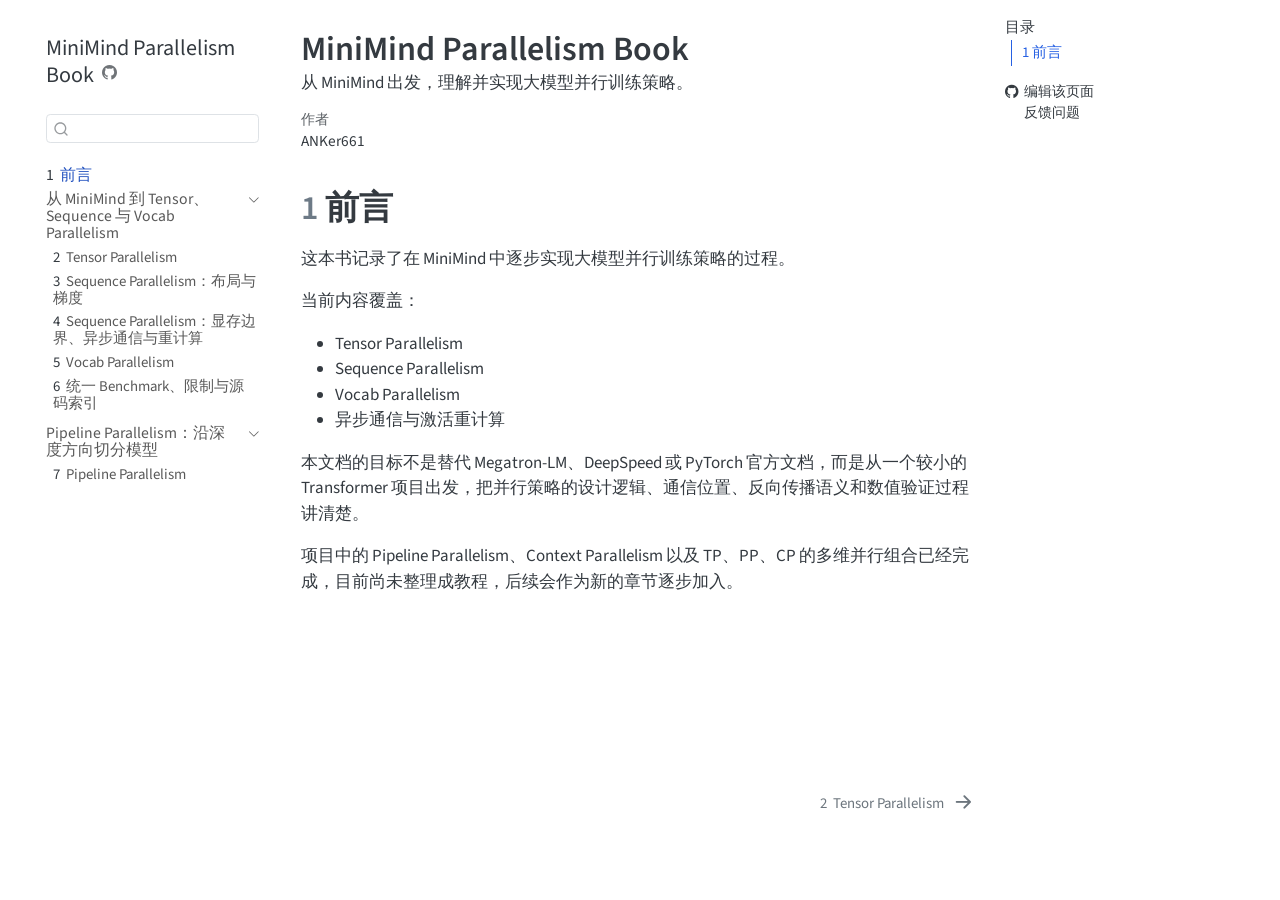
<file: index.html>
<!DOCTYPE html>
<html xmlns="http://www.w3.org/1999/xhtml" lang="zh-Hans" xml:lang="zh-Hans"><head>

<meta charset="utf-8">
<meta name="generator" content="quarto-1.10.18">

<meta name="viewport" content="width=device-width, initial-scale=1.0, user-scalable=yes">

<meta name="author" content="ANKer661">
<meta name="description" content="从 MiniMind 出发，理解并实现大模型并行训练策略。">

<title>MiniMind Parallelism Book</title>
<style>
/* Default styles provided by pandoc.
** See https://pandoc.org/MANUAL.html#variables-for-html for config info.
*/
span.smallcaps{font-variant: small-caps;}
div.columns{display: flex; gap: 1.5em;}
div.column{flex: auto;}
@media screen {
div.columns{gap: min(4vw, 1.5em);}
div.column{overflow-x: auto;}
}
div.hanging-indent{margin-left: 1.5em; text-indent: -1.5em;}
ul.task-list{list-style: none;}
ul.task-list li input[type="checkbox"] {
  width: 0.8em;
  margin: 0 0.8em 0.2em -1em; /* quarto-specific, see https://github.com/quarto-dev/quarto-cli/issues/4556 */ 
  vertical-align: middle;
}
</style>


<script src="site_libs/quarto-nav/quarto-nav.js"></script>
<script src="site_libs/quarto-nav/headroom.min.js"></script>
<script src="site_libs/clipboard/clipboard.min.js"></script>
<script src="site_libs/quarto-search/autocomplete.umd.js"></script>
<script src="site_libs/quarto-search/fuse.min.js"></script>
<script src="site_libs/quarto-search/quarto-search.js"></script>
<meta name="quarto:offset" content="./">
<link href="./src/tensor_parallel.html" rel="next">
<script src="site_libs/quarto-html/quarto.js" type="module"></script>
<script src="site_libs/quarto-html/tabsets/tabsets.js" type="module"></script>
<script src="site_libs/quarto-html/popper.min.js"></script>
<script src="site_libs/quarto-html/tippy.umd.min.js"></script>
<script src="site_libs/quarto-html/anchor.min.js"></script>
<link href="site_libs/quarto-html/tippy.css" rel="stylesheet">
<link href="site_libs/quarto-html/quarto-syntax-highlighting-eec68b17241c1efd3eae2de50d816e3e.css" rel="stylesheet" id="quarto-text-highlighting-styles">
<script src="site_libs/bootstrap/bootstrap.min.js"></script>
<link href="site_libs/bootstrap/bootstrap-icons.css" rel="stylesheet">
<link href="site_libs/bootstrap/bootstrap-42475cc871a164018e18d65480d471d9.min.css" rel="stylesheet" append-hash="true" id="quarto-bootstrap" data-mode="light">
<script id="quarto-search-options" type="application/json">{
  "location": "sidebar",
  "copy-button": false,
  "collapse-after": 3,
  "panel-placement": "start",
  "type": "textbox",
  "limit": 50,
  "keyboard-shortcut": [
    "f",
    "/",
    "s"
  ],
  "show-item-context": false,
  "language": {
    "search-no-results-text": "没有结果",
    "search-matching-documents-text": "匹配的文档",
    "search-copy-link-title": "复制搜索链接",
    "search-hide-matches-text": "隐藏其它匹配结果",
    "search-more-match-text": "更多匹配结果",
    "search-more-matches-text": "更多匹配结果",
    "search-clear-button-title": "清除",
    "search-text-placeholder": "",
    "search-detached-cancel-button-title": "取消",
    "search-submit-button-title": "提交",
    "search-label": "搜索"
  }
}</script>


<link rel="stylesheet" href="styles.css">
</head>

<body class="nav-sidebar floating quarto-light">

<div id="quarto-search-results"></div>
  <header id="quarto-header" class="headroom fixed-top">
  <nav class="quarto-secondary-nav">
    <div class="container-fluid d-flex">
      <button type="button" class="quarto-btn-toggle btn" data-bs-toggle="collapse" role="button" data-bs-target=".quarto-sidebar-collapse-item" aria-controls="quarto-sidebar" aria-expanded="false" aria-label="展开或折叠侧边栏导航" onclick="if (window.quartoToggleHeadroom) { window.quartoToggleHeadroom(); }">
        <i class="bi bi-layout-text-sidebar-reverse"></i>
      </button>
        <nav class="quarto-page-breadcrumbs" aria-label="breadcrumb"><ol class="breadcrumb"><li class="breadcrumb-item"><a href="./index.html"><span class="chapter-number">1</span>&nbsp; <span class="chapter-title">前言</span></a></li></ol></nav>
        <a class="flex-grow-1" role="navigation" data-bs-toggle="collapse" data-bs-target=".quarto-sidebar-collapse-item" aria-controls="quarto-sidebar" aria-expanded="false" aria-label="展开或折叠侧边栏导航" onclick="if (window.quartoToggleHeadroom) { window.quartoToggleHeadroom(); }">      
        </a>
      <button type="button" class="btn quarto-search-button" aria-label="搜索" onclick="window.quartoOpenSearch();">
        <i class="bi bi-search"></i>
      </button>
    </div>
  </nav>
</header>
<!-- content -->
<div id="quarto-content" class="quarto-container page-columns page-rows-contents page-layout-article">
<!-- sidebar -->
  <nav id="quarto-sidebar" class="sidebar collapse collapse-horizontal quarto-sidebar-collapse-item sidebar-navigation floating overflow-auto">
    <div class="pt-lg-2 mt-2 text-left sidebar-header">
    <div class="sidebar-title mb-0 py-0">
      <a href="./">MiniMind Parallelism Book</a> 
        <div class="sidebar-tools-main">
    <a href="https://github.com/ANKer661/minimind-tron/tree/main/book/" title="源代码" class="quarto-navigation-tool px-1" aria-label="源代码"><i class="bi bi-github"></i></a>
</div>
    </div>
      </div>
        <div class="mt-2 flex-shrink-0 align-items-center">
        <div class="sidebar-search">
        <div id="quarto-search" class="" title="搜索"></div>
        </div>
        </div>
    <div class="sidebar-menu-container"> 
    <ul class="list-unstyled mt-1">
        <li class="sidebar-item">
  <div class="sidebar-item-container"> 
  <a href="./index.html" class="sidebar-item-text sidebar-link active">
 <span class="menu-text"><span class="chapter-number">1</span>&nbsp; <span class="chapter-title">前言</span></span></a>
  </div>
</li>
        <li class="sidebar-item sidebar-item-section">
      <div class="sidebar-item-container"> 
            <a class="sidebar-item-text sidebar-link text-start" data-bs-toggle="collapse" data-bs-target="#quarto-sidebar-section-1" role="navigation" aria-expanded="true">
 <span class="menu-text">从 MiniMind 到 Tensor、Sequence 与 Vocab Parallelism</span></a>
          <a class="sidebar-item-toggle text-start" data-bs-toggle="collapse" data-bs-target="#quarto-sidebar-section-1" role="navigation" aria-expanded="true" aria-label="展开或折叠此栏">
            <i class="bi bi-chevron-right ms-2"></i>
          </a> 
      </div>
      <ul id="quarto-sidebar-section-1" class="collapse list-unstyled sidebar-section depth1 show">  
          <li class="sidebar-item">
  <div class="sidebar-item-container"> 
  <a href="./src/tensor_parallel.html" class="sidebar-item-text sidebar-link">
 <span class="menu-text"><span class="chapter-number">2</span>&nbsp; <span class="chapter-title">Tensor Parallelism</span></span></a>
  </div>
</li>
          <li class="sidebar-item">
  <div class="sidebar-item-container"> 
  <a href="./src/sequence_parallel.html" class="sidebar-item-text sidebar-link">
 <span class="menu-text"><span class="chapter-number">3</span>&nbsp; <span class="chapter-title">Sequence Parallelism：布局与梯度</span></span></a>
  </div>
</li>
          <li class="sidebar-item">
  <div class="sidebar-item-container"> 
  <a href="./src/sequence_parallel_optimization.html" class="sidebar-item-text sidebar-link">
 <span class="menu-text"><span class="chapter-number">4</span>&nbsp; <span class="chapter-title">Sequence Parallelism：显存边界、异步通信与重计算</span></span></a>
  </div>
</li>
          <li class="sidebar-item">
  <div class="sidebar-item-container"> 
  <a href="./src/vocab_parallel.html" class="sidebar-item-text sidebar-link">
 <span class="menu-text"><span class="chapter-number">5</span>&nbsp; <span class="chapter-title">Vocab Parallelism</span></span></a>
  </div>
</li>
          <li class="sidebar-item">
  <div class="sidebar-item-container"> 
  <a href="./src/unified_benchmark.html" class="sidebar-item-text sidebar-link">
 <span class="menu-text"><span class="chapter-number">6</span>&nbsp; <span class="chapter-title">统一 Benchmark、限制与源码索引</span></span></a>
  </div>
</li>
      </ul>
  </li>
        <li class="sidebar-item sidebar-item-section">
      <div class="sidebar-item-container"> 
            <a class="sidebar-item-text sidebar-link text-start" data-bs-toggle="collapse" data-bs-target="#quarto-sidebar-section-2" role="navigation" aria-expanded="true">
 <span class="menu-text">Pipeline Parallelism：沿深度方向切分模型</span></a>
          <a class="sidebar-item-toggle text-start" data-bs-toggle="collapse" data-bs-target="#quarto-sidebar-section-2" role="navigation" aria-expanded="true" aria-label="展开或折叠此栏">
            <i class="bi bi-chevron-right ms-2"></i>
          </a> 
      </div>
      <ul id="quarto-sidebar-section-2" class="collapse list-unstyled sidebar-section depth1 show">  
          <li class="sidebar-item">
  <div class="sidebar-item-container"> 
  <a href="./src/pipeline_parallel.html" class="sidebar-item-text sidebar-link">
 <span class="menu-text"><span class="chapter-number">7</span>&nbsp; <span class="chapter-title">Pipeline Parallelism</span></span></a>
  </div>
</li>
      </ul>
  </li>
    </ul>
    </div>
</nav>
<div id="quarto-sidebar-glass" class="quarto-sidebar-collapse-item" data-bs-toggle="collapse" data-bs-target=".quarto-sidebar-collapse-item"></div>
<!-- margin-sidebar -->
    <div id="quarto-margin-sidebar" class="sidebar margin-sidebar">
        <nav id="TOC" role="doc-toc" class="toc-active">
    <h2 id="toc-title">目录</h2>
   
  <ul>
  <li><a href="#前言" id="toc-前言" class="nav-link active" data-scroll-target="#前言"><span class="header-section-number">1</span> 前言</a></li>
  </ul>
<div class="toc-actions"><ul><li><a href="https://github.com/ANKer661/minimind-tron/edit/main/book/index.qmd" class="toc-action"><i class="bi bi-github"></i>编辑该页面</a></li><li><a href="https://github.com/ANKer661/minimind-tron/issues/new" class="toc-action"><i class="bi empty"></i>反馈问题</a></li></ul></div></nav>
    </div>
<!-- main -->
<main class="content" id="quarto-document-content">

<header id="title-block-header" class="quarto-title-block default">
<div class="quarto-title">
<h1 class="title">MiniMind Parallelism Book</h1>
</div>

<div>
  <div class="description">
    从 MiniMind 出发，理解并实现大模型并行训练策略。
  </div>
</div>


<div class="quarto-title-meta">

    <div>
    <div class="quarto-title-meta-heading">作者</div>
    <div class="quarto-title-meta-contents">
             <p>ANKer661 </p>
          </div>
  </div>
    
  
    
  </div>
  


</header>


<section id="前言" class="level1" data-number="1">
<h1 data-number="1"><span class="header-section-number">1</span> 前言</h1>
<p>这本书记录了在 MiniMind 中逐步实现大模型并行训练策略的过程。</p>
<p>当前内容覆盖：</p>
<ul>
<li>Tensor Parallelism</li>
<li>Sequence Parallelism</li>
<li>Vocab Parallelism</li>
<li>异步通信与激活重计算</li>
</ul>
<p>本文档的目标不是替代 Megatron-LM、DeepSpeed 或 PyTorch 官方文档，而是从一个较小的 Transformer 项目出发，把并行策略的设计逻辑、通信位置、反向传播语义和数值验证过程讲清楚。</p>
<p>项目中的 Pipeline Parallelism、Context Parallelism 以及 TP、PP、CP 的多维并行组合已经完成，目前尚未整理成教程，后续会作为新的章节逐步加入。</p>


</section>

</main> <!-- /main -->
<script id="quarto-html-after-body" type="application/javascript">
  window.document.addEventListener("DOMContentLoaded", function (event) {
    const icon = "";
    const anchorJS = new window.AnchorJS();
    anchorJS.options = {
      placement: 'right',
      icon: icon
    };
    anchorJS.add('.anchored');
    const isCodeAnnotation = (el) => {
      for (const clz of el.classList) {
        if (clz.startsWith('code-annotation-')) {                     
          return true;
        }
      }
      return false;
    }
    const onCopySuccess = function(e) {
      // button target
      const button = e.trigger;
      // don't keep focus
      button.blur();
      // flash "checked"
      button.classList.add('code-copy-button-checked');
      var currentTitle = button.getAttribute("title");
      button.setAttribute("title", "已复制");
      let tooltip;
      if (window.bootstrap) {
        button.setAttribute("data-bs-toggle", "tooltip");
        button.setAttribute("data-bs-placement", "left");
        button.setAttribute("data-bs-title", "已复制");
        tooltip = new bootstrap.Tooltip(button, 
          { trigger: "manual", 
            customClass: "code-copy-button-tooltip",
            offset: [0, -8]});
        tooltip.show();    
      }
      setTimeout(function() {
        if (tooltip) {
          tooltip.hide();
          button.removeAttribute("data-bs-title");
          button.removeAttribute("data-bs-toggle");
          button.removeAttribute("data-bs-placement");
        }
        button.setAttribute("title", currentTitle);
        button.classList.remove('code-copy-button-checked');
      }, 1000);
      // clear code selection
      e.clearSelection();
    }
    const getTextToCopy = function(trigger) {
      const outerScaffold = trigger.parentElement.cloneNode(true);
      const codeEl = outerScaffold.querySelector('code');
      for (const childEl of codeEl.children) {
        if (isCodeAnnotation(childEl)) {
          childEl.remove();
        }
      }
      return codeEl.innerText;
    }
    const clipboard = new window.ClipboardJS('.code-copy-button:not([data-in-quarto-modal])', {
      text: getTextToCopy
    });
    clipboard.on('success', onCopySuccess);
    if (window.document.getElementById('quarto-embedded-source-code-modal')) {
      const clipboardModal = new window.ClipboardJS('.code-copy-button[data-in-quarto-modal]', {
        text: getTextToCopy,
        container: window.document.getElementById('quarto-embedded-source-code-modal')
      });
      clipboardModal.on('success', onCopySuccess);
    }
      var localhostRegex = new RegExp(/^(?:http|https):\/\/localhost\:?[0-9]*\//);
      var mailtoRegex = new RegExp(/^mailto:/);
        var filterRegex = new RegExp('/' + window.location.host + '/');
      var isInternal = (href) => {
          return filterRegex.test(href) || localhostRegex.test(href) || mailtoRegex.test(href);
      }
      // Inspect non-navigation links and adorn them if external
     var links = window.document.querySelectorAll('a[href]:not(.nav-link):not(.navbar-brand):not(.toc-action):not(.sidebar-link):not(.sidebar-item-toggle):not(.pagination-link):not(.no-external):not([aria-hidden]):not(.dropdown-item):not(.quarto-navigation-tool):not(.about-link)');
      for (var i=0; i<links.length; i++) {
        const link = links[i];
        if (!isInternal(link.href)) {
          // undo the damage that might have been done by quarto-nav.js in the case of
          // links that we want to consider external
          if (link.dataset.originalHref !== undefined) {
            link.href = link.dataset.originalHref;
          }
        }
      }
    function tippyHover(el, contentFn, onTriggerFn, onUntriggerFn) {
      const config = {
        allowHTML: true,
        maxWidth: 500,
        delay: 100,
        arrow: false,
        appendTo: function(el) {
            return el.parentElement;
        },
        interactive: true,
        interactiveBorder: 10,
        theme: 'quarto',
        placement: 'bottom-start',
      };
      if (contentFn) {
        config.content = contentFn;
      }
      if (onTriggerFn) {
        config.onTrigger = onTriggerFn;
      }
      if (onUntriggerFn) {
        config.onUntrigger = onUntriggerFn;
      }
      window.tippy(el, config); 
    }
    const noterefs = window.document.querySelectorAll('a[role="doc-noteref"]');
    for (var i=0; i<noterefs.length; i++) {
      const ref = noterefs[i];
      tippyHover(ref, function() {
        // use id or data attribute instead here
        let href = ref.getAttribute('data-footnote-href') || ref.getAttribute('href');
        try { href = new URL(href).hash; } catch {}
        const id = href.replace(/^#\/?/, "");
        const note = window.document.getElementById(id);
        if (note) {
          return note.innerHTML;
        } else {
          return "";
        }
      });
    }
    const xrefs = window.document.querySelectorAll('a.quarto-xref');
    const processXRef = (id, note) => {
      // Strip column container classes
      const stripColumnClz = (el) => {
        el.classList.remove("page-full", "page-columns");
        if (el.children) {
          for (const child of el.children) {
            stripColumnClz(child);
          }
        }
      }
      stripColumnClz(note)
      if (id === null || id.startsWith('sec-')) {
        // Special case sections, only their first couple elements
        const container = document.createElement("div");
        if (note.children && note.children.length > 2) {
          container.appendChild(note.children[0].cloneNode(true));
          for (let i = 1; i < note.children.length; i++) {
            const child = note.children[i];
            if (child.tagName === "P" && child.innerText === "") {
              continue;
            } else {
              container.appendChild(child.cloneNode(true));
              break;
            }
          }
          if (window.Quarto?.typesetMath) {
            window.Quarto.typesetMath(container);
          }
          return container.innerHTML
        } else {
          if (window.Quarto?.typesetMath) {
            window.Quarto.typesetMath(note);
          }
          return note.innerHTML;
        }
      } else {
        // Remove any anchor links if they are present
        const anchorLink = note.querySelector('a.anchorjs-link');
        if (anchorLink) {
          anchorLink.remove();
        }
        if (window.Quarto?.typesetMath) {
          window.Quarto.typesetMath(note);
        }
        if (note.classList.contains("callout")) {
          return note.outerHTML;
        } else {
          return note.innerHTML;
        }
      }
    }
    for (var i=0; i<xrefs.length; i++) {
      const xref = xrefs[i];
      tippyHover(xref, undefined, function(instance) {
        instance.disable();
        let url = xref.getAttribute('href');
        let hash = undefined; 
        if (url.startsWith('#')) {
          hash = url;
        } else {
          try { hash = new URL(url).hash; } catch {}
        }
        if (hash) {
          const id = hash.replace(/^#\/?/, "");
          const note = window.document.getElementById(id);
          if (note !== null) {
            try {
              const html = processXRef(id, note.cloneNode(true));
              instance.setContent(html);
            } finally {
              instance.enable();
              instance.show();
            }
          } else {
            // See if we can fetch this
            fetch(url.split('#')[0])
            .then(res => res.text())
            .then(html => {
              const parser = new DOMParser();
              const htmlDoc = parser.parseFromString(html, "text/html");
              const note = htmlDoc.getElementById(id);
              if (note !== null) {
                const html = processXRef(id, note);
                instance.setContent(html);
              } 
            }).finally(() => {
              instance.enable();
              instance.show();
            });
          }
        } else {
          // See if we can fetch a full url (with no hash to target)
          // This is a special case and we should probably do some content thinning / targeting
          fetch(url)
          .then(res => res.text())
          .then(html => {
            const parser = new DOMParser();
            const htmlDoc = parser.parseFromString(html, "text/html");
            const note = htmlDoc.querySelector('main.content');
            if (note !== null) {
              // This should only happen for chapter cross references
              // (since there is no id in the URL)
              // remove the first header
              if (note.children.length > 0 && note.children[0].tagName === "HEADER") {
                note.children[0].remove();
              }
              const html = processXRef(null, note);
              instance.setContent(html);
            } 
          }).finally(() => {
            instance.enable();
            instance.show();
          });
        }
      }, function(instance) {
      });
    }
        let selectedAnnoteEl;
        const selectorForAnnotation = ( cell, annotation) => {
          let cellAttr = 'data-code-cell="' + cell + '"';
          let lineAttr = 'data-code-annotation="' +  annotation + '"';
          const selector = 'span[' + cellAttr + '][' + lineAttr + ']';
          return selector;
        }
        const selectCodeLines = (annoteEl) => {
          const doc = window.document;
          const targetCell = annoteEl.getAttribute("data-target-cell");
          const targetAnnotation = annoteEl.getAttribute("data-target-annotation");
          const annoteSpan = window.document.querySelector(selectorForAnnotation(targetCell, targetAnnotation));
          const lines = annoteSpan.getAttribute("data-code-lines").split(",");
          const lineIds = lines.map((line) => {
            return targetCell + "-" + line;
          })
          let top = null;
          let height = null;
          let parent = null;
          if (lineIds.length > 0) {
              //compute the position of the single el (top and bottom and make a div)
              const el = window.document.getElementById(lineIds[0]);
              top = el.offsetTop;
              height = el.offsetHeight;
              parent = el.parentElement.parentElement;
            if (lineIds.length > 1) {
              const lastEl = window.document.getElementById(lineIds[lineIds.length - 1]);
              const bottom = lastEl.offsetTop + lastEl.offsetHeight;
              height = bottom - top;
            }
            if (top !== null && height !== null && parent !== null) {
              // cook up a div (if necessary) and position it 
              let div = window.document.getElementById("code-annotation-line-highlight");
              if (div === null) {
                div = window.document.createElement("div");
                div.setAttribute("id", "code-annotation-line-highlight");
                div.style.position = 'absolute';
                parent.appendChild(div);
              }
              div.style.top = top - 2 + "px";
              div.style.height = height + 4 + "px";
              div.style.left = 0;
              let gutterDiv = window.document.getElementById("code-annotation-line-highlight-gutter");
              if (gutterDiv === null) {
                gutterDiv = window.document.createElement("div");
                gutterDiv.setAttribute("id", "code-annotation-line-highlight-gutter");
                gutterDiv.style.position = 'absolute';
                const codeCell = window.document.getElementById(targetCell);
                const gutter = codeCell.querySelector('.code-annotation-gutter');
                gutter.appendChild(gutterDiv);
              }
              gutterDiv.style.top = top - 2 + "px";
              gutterDiv.style.height = height + 4 + "px";
            }
            selectedAnnoteEl = annoteEl;
          }
        };
        const unselectCodeLines = () => {
          const elementsIds = ["code-annotation-line-highlight", "code-annotation-line-highlight-gutter"];
          elementsIds.forEach((elId) => {
            const div = window.document.getElementById(elId);
            if (div) {
              div.remove();
            }
          });
          selectedAnnoteEl = undefined;
        };
          // Handle positioning of the toggle
      window.addEventListener(
        "resize",
        throttle(() => {
          elRect = undefined;
          if (selectedAnnoteEl) {
            selectCodeLines(selectedAnnoteEl);
          }
        }, 10)
      );
      function throttle(fn, ms) {
      let throttle = false;
      let timer;
        return (...args) => {
          if(!throttle) { // first call gets through
              fn.apply(this, args);
              throttle = true;
          } else { // all the others get throttled
              if(timer) clearTimeout(timer); // cancel #2
              timer = setTimeout(() => {
                fn.apply(this, args);
                timer = throttle = false;
              }, ms);
          }
        };
      }
        // Attach click handler to the DT
        const annoteDls = window.document.querySelectorAll('dt[data-target-cell]');
        for (const annoteDlNode of annoteDls) {
          annoteDlNode.addEventListener('click', (event) => {
            const clickedEl = event.target;
            if (clickedEl !== selectedAnnoteEl) {
              unselectCodeLines();
              const activeEl = window.document.querySelector('dt[data-target-cell].code-annotation-active');
              if (activeEl) {
                activeEl.classList.remove('code-annotation-active');
              }
              selectCodeLines(clickedEl);
              clickedEl.classList.add('code-annotation-active');
            } else {
              // Unselect the line
              unselectCodeLines();
              clickedEl.classList.remove('code-annotation-active');
            }
          });
        }
    const findCites = (el) => {
      const parentEl = el.parentElement;
      if (parentEl) {
        const cites = parentEl.dataset.cites;
        if (cites) {
          return {
            el,
            cites: cites.split(' ')
          };
        } else {
          return findCites(el.parentElement)
        }
      } else {
        return undefined;
      }
    };
    var bibliorefs = window.document.querySelectorAll('a[role="doc-biblioref"]');
    for (var i=0; i<bibliorefs.length; i++) {
      const ref = bibliorefs[i];
      const citeInfo = findCites(ref);
      if (citeInfo) {
        tippyHover(citeInfo.el, function() {
          var popup = window.document.createElement('div');
          citeInfo.cites.forEach(function(cite) {
            var citeDiv = window.document.createElement('div');
            citeDiv.classList.add('hanging-indent');
            citeDiv.classList.add('csl-entry');
            var biblioDiv = window.document.getElementById('ref-' + cite);
            if (biblioDiv) {
              citeDiv.innerHTML = biblioDiv.innerHTML;
            }
            popup.appendChild(citeDiv);
          });
          return popup.innerHTML;
        });
      }
    }
  });
  </script>
<input type="hidden" id="giscus-base-theme" value="light">
<input type="hidden" id="giscus-alt-theme" value="light">
<script>
  function loadGiscus() {
    // Function to get the theme based on body class
    const getTheme = () => {
      let baseTheme = document.getElementById('giscus-base-theme').value;
      let altTheme = document.getElementById('giscus-alt-theme').value;
      return document.body.classList.contains('quarto-dark') ? altTheme : baseTheme;
    };
    const script = document.createElement("script");
    script.src = "https://giscus.app/client.js";
    script.async = true;
    script.dataset.repo = "ANKer661/minimind-tron";
    script.dataset.repoId = "R_kgDOSsJaIA";
    script.dataset.category = "Announcements";
    script.dataset.categoryId = "DIC_kwDOSsJaIM4DC1Es";
    script.dataset.mapping = "pathname";
    script.dataset.reactionsEnabled = "1";
    script.dataset.emitMetadata = "0";
    script.dataset.inputPosition = "top";
    script.dataset.theme = getTheme();
    script.dataset.lang = "zh-CN";
    script.crossOrigin = "anonymous";
    // Append the script to the desired div instead of at the end of the body
    document.getElementById("quarto-content").appendChild(script);
  }
  loadGiscus();
</script>
<nav class="page-navigation">
  <div class="nav-page nav-page-previous">
  </div>
  <div class="nav-page nav-page-next">
      <a href="./src/tensor_parallel.html" class="pagination-link" aria-label="Tensor Parallelism">
        <span class="nav-page-text"><span class="chapter-number">2</span>&nbsp; <span class="chapter-title">Tensor Parallelism</span></span> <i class="bi bi-arrow-right-short"></i>
      </a>
  </div>
</nav>
</div> <!-- /content -->




<footer class="footer"><div class="nav-footer"><div class="nav-footer-center"><div class="toc-actions d-sm-block d-md-none"><ul><li><a href="https://github.com/ANKer661/minimind-tron/edit/main/book/index.qmd" class="toc-action"><i class="bi bi-github"></i>编辑该页面</a></li><li><a href="https://github.com/ANKer661/minimind-tron/issues/new" class="toc-action"><i class="bi empty"></i>反馈问题</a></li></ul></div></div></div></footer></body></html>
</file>
<file: site_libs/quarto-html/tippy.css>
.tippy-box[data-animation=fade][data-state=hidden]{opacity:0}[data-tippy-root]{max-width:calc(100vw - 10px)}.tippy-box{position:relative;background-color:#333;color:#fff;border-radius:4px;font-size:14px;line-height:1.4;white-space:normal;outline:0;transition-property:transform,visibility,opacity}.tippy-box[data-placement^=top]>.tippy-arrow{bottom:0}.tippy-box[data-placement^=top]>.tippy-arrow:before{bottom:-7px;left:0;border-width:8px 8px 0;border-top-color:initial;transform-origin:center top}.tippy-box[data-placement^=bottom]>.tippy-arrow{top:0}.tippy-box[data-placement^=bottom]>.tippy-arrow:before{top:-7px;left:0;border-width:0 8px 8px;border-bottom-color:initial;transform-origin:center bottom}.tippy-box[data-placement^=left]>.tippy-arrow{right:0}.tippy-box[data-placement^=left]>.tippy-arrow:before{border-width:8px 0 8px 8px;border-left-color:initial;right:-7px;transform-origin:center left}.tippy-box[data-placement^=right]>.tippy-arrow{left:0}.tippy-box[data-placement^=right]>.tippy-arrow:before{left:-7px;border-width:8px 8px 8px 0;border-right-color:initial;transform-origin:center right}.tippy-box[data-inertia][data-state=visible]{transition-timing-function:cubic-bezier(.54,1.5,.38,1.11)}.tippy-arrow{width:16px;height:16px;color:#333}.tippy-arrow:before{content:"";position:absolute;border-color:transparent;border-style:solid}.tippy-content{position:relative;padding:5px 9px;z-index:1}
</file>
<file: site_libs/quarto-html/quarto-syntax-highlighting-eec68b17241c1efd3eae2de50d816e3e.css>
/* quarto syntax highlight colors */
:root {
  --quarto-hl-al-color: #95da4c;
  --quarto-hl-an-color: #50a14f;
  --quarto-hl-at-color: #a626a4;
  --quarto-hl-bn-color: #986801;
  --quarto-hl-bu-color: #a626a4;
  --quarto-hl-ch-color: #50a14f;
  --quarto-hl-co-color: #a0a1a7;
  --quarto-hl-cv-color: #e45649;
  --quarto-hl-cn-color: #986801;
  --quarto-hl-cf-color: #a626a4;
  --quarto-hl-dt-color: #a626a4;
  --quarto-hl-dv-color: #986801;
  --quarto-hl-do-color: #e45649;
  --quarto-hl-er-color: #f44747;
  --quarto-hl-ex-color: #4078f2;
  --quarto-hl-fl-color: #986801;
  --quarto-hl-fu-color: #4078f2;
  --quarto-hl-im-color: #50a14f;
  --quarto-hl-in-color: #c45b00;
  --quarto-hl-kw-color: #a626a4;
  --quarto-hl-op-color: #a626a4;
  --quarto-hl-pp-color: #a626a4;
  --quarto-hl-re-color: #2980b9;
  --quarto-hl-sc-color: #0184bc;
  --quarto-hl-ss-color: #da4453;
  --quarto-hl-st-color: #50a14f;
  --quarto-hl-va-color: #e45649;
  --quarto-hl-vs-color: #da4453;
  --quarto-hl-wa-color: #da4453;
}

/* other quarto variables */
:root {
  --quarto-font-monospace: SFMono-Regular, Menlo, Monaco, Consolas, "Liberation Mono", "Courier New", monospace;
}

/* syntax highlight based on Pandoc's rules */
pre > code.sourceCode > span {
  color: #383a42;
}

code.sourceCode > span {
  color: #383a42;
}

div.sourceCode,
div.sourceCode pre.sourceCode {
  color: #383a42;
}

/* Normal */
code span {
  color: #383a42;
}

/* Alert */
code span.al {
  background-color: #4d1f24;
  font-weight: bold;
  color: #95da4c;
}

/* Annotation */
code span.an {
  color: #50a14f;
}

/* Attribute */
code span.at {
  color: #a626a4;
}

/* BaseN */
code span.bn {
  color: #986801;
}

/* BuiltIn */
code span.bu {
  color: #a626a4;
}

/* ControlFlow */
code span.cf {
  color: #a626a4;
}

/* Char */
code span.ch {
  color: #50a14f;
}

/* Constant */
code span.cn {
  color: #986801;
}

/* Comment */
code span.co {
  font-style: italic;
  color: #a0a1a7;
}

/* CommentVar */
code span.cv {
  font-style: italic;
  color: #e45649;
}

/* Documentation */
code span.do {
  color: #e45649;
}

/* DataType */
code span.dt {
  color: #a626a4;
}

/* DecVal */
code span.dv {
  color: #986801;
}

/* Error */
code span.er {
  color: #f44747;
  text-decoration: underline;
}

/* Extension */
code span.ex {
  font-weight: bold;
  color: #4078f2;
}

/* Float */
code span.fl {
  color: #986801;
}

/* Function */
code span.fu {
  color: #4078f2;
}

/* Import */
code span.im {
  color: #50a14f;
}

/* Information */
code span.in {
  color: #c45b00;
}

/* Keyword */
code span.kw {
  color: #a626a4;
}

/* Operator */
code span.op {
  color: #a626a4;
}

/* Preprocessor */
code span.pp {
  color: #a626a4;
}

/* RegionMarker */
code span.re {
  background-color: #153042;
  color: #2980b9;
}

/* SpecialChar */
code span.sc {
  color: #0184bc;
}

/* SpecialString */
code span.ss {
  color: #da4453;
}

/* String */
code span.st {
  color: #50a14f;
}

/* Variable */
code span.va {
  color: #e45649;
}

/* VerbatimString */
code span.vs {
  color: #da4453;
}

/* Warning */
code span.wa {
  color: #da4453;
}

.prevent-inlining {
  content: "</";
}

/*# sourceMappingURL=02661fbacfa289bc94e36756b94767a8.css.map */
</file>
<file: styles.css>
/* Keep Mermaid rank/subgraph containers light enough for their labels to read clearly. */
svg.mermaid-js .cluster rect {
  fill: #f8fafc !important;
  stroke: #94a3b8 !important;
}

svg.mermaid-js .cluster-label text,
svg.mermaid-js .cluster-label span {
  fill: #334155 !important;
  color: #334155 !important;
}

.pp-single-batch-timeline {
  margin: 0.75rem 0 1.5rem;
  color: var(--bs-body-color, #212529);
}

.pp-single-batch-legend {
  display: flex;
  flex-wrap: wrap;
  gap: 0.9rem;
  align-items: center;
  margin-bottom: 0.55rem;
  font-size: 0.84rem;
  color: var(--bs-secondary-color, #5c636a);
}

.pp-single-batch-mark {
  display: inline-block;
  width: 0.8rem;
  height: 0.8rem;
  margin-right: 0.25rem;
  border-radius: 0.18rem;
  vertical-align: -0.08rem;
}

.pp-single-batch-mark.forward,
.pp-single-batch-operation.forward {
  background: #1971c2;
}

.pp-single-batch-mark.backward,
.pp-single-batch-operation.backward {
  background: #2b8a3e;
}

.pp-single-batch-mark.wait,
.pp-single-batch-lane {
  background: var(--bs-tertiary-bg, #f1f3f5);
  border: 1px solid var(--bs-border-color, #dee2e6);
}

.pp-single-batch-scroll {
  overflow-x: auto;
  padding-bottom: 0.35rem;
}

.pp-single-batch-grid {
  display: grid;
  grid-template-columns: 5.4rem repeat(12, minmax(2.55rem, 1fr));
  grid-template-rows: auto repeat(4, 3.05rem);
  gap: 0.3rem;
  min-width: 48rem;
  align-items: stretch;
}

.pp-single-batch-time {
  align-self: end;
  padding-bottom: 0.1rem;
  text-align: center;
  font-size: 0.72rem;
  color: var(--bs-secondary-color, #6c757d);
  font-variant-numeric: tabular-nums;
}

.pp-single-batch-stage {
  grid-column: 1;
  display: flex;
  align-items: center;
  padding-right: 0.35rem;
  font-size: 0.83rem;
  font-weight: 600;
  white-space: nowrap;
}

.pp-single-batch-lane {
  grid-column: 2 / -1;
  border-radius: 0.28rem;
}

.pp-single-batch-operation {
  z-index: 1;
  display: flex;
  align-items: center;
  justify-content: center;
  border-radius: 0.28rem;
  color: #fff;
  font-size: 0.86rem;
  font-weight: 700;
}

.no-code-copy .code-copy-button {
  display: none;
}

.benchmark-charts figure {
  margin: 0;
}

.benchmark-charts figure > h2 {
  margin-top: 0;
}
</file>
